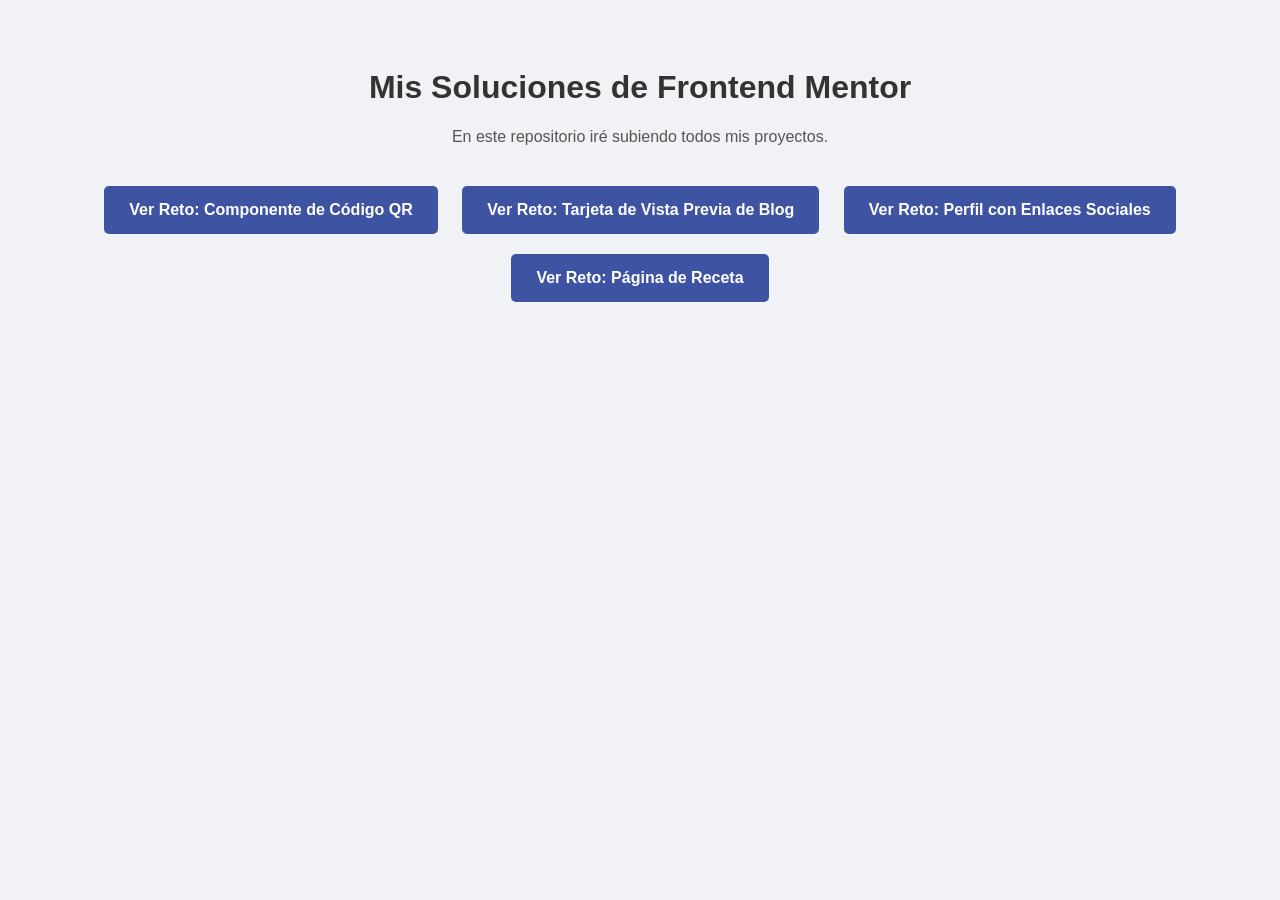
<file: index.html>
<!DOCTYPE html>
<html lang="es">
<head>
    <meta charset="UTF-8">
    <meta name="viewport" content="width=device-width, initial-scale=1.0">
    <title>Mis Retos de Frontend Mentor - Edgardo Guerrero</title>
    <style>
        body { 
            font-family: sans-serif; 
            padding: 40px; 
            background: #f0f2f5; 
            text-align: center; 
        }
        h1 { 
            color: #333; 
        }
        p {
            color: #555;
            margin-bottom: 30px;
        }
        .challenge-link { 
            display: inline-block; 
            margin: 10px; 
            padding: 15px 25px; 
            background: #3e54a3; 
            color: white; 
            text-decoration: none; 
            border-radius: 5px; 
            font-weight: bold; 
        }
        .challenge-link:hover {
            background: #2e3f7a;
        }
    </style>
</head>
<body>
    <h1>Mis Soluciones de Frontend Mentor</h1>
    <p>En este repositorio iré subiendo todos mis proyectos.</p>
    
    <a class="challenge-link" href="./qr-code-component-main/index.html">Ver Reto: Componente de Código QR</a>
    <a class="challenge-link" href="./blog-preview-card-main/index.html">Ver Reto: Tarjeta de Vista Previa de Blog</a>
    <a class="challenge-link" href="./social-links-profile-main/index.html">Ver Reto: Perfil con Enlaces Sociales</a>
    <a class="challenge-link" href="./recipe-page-main/index.html">Ver Reto: Página de Receta</a>
</body>
</html>
</file>
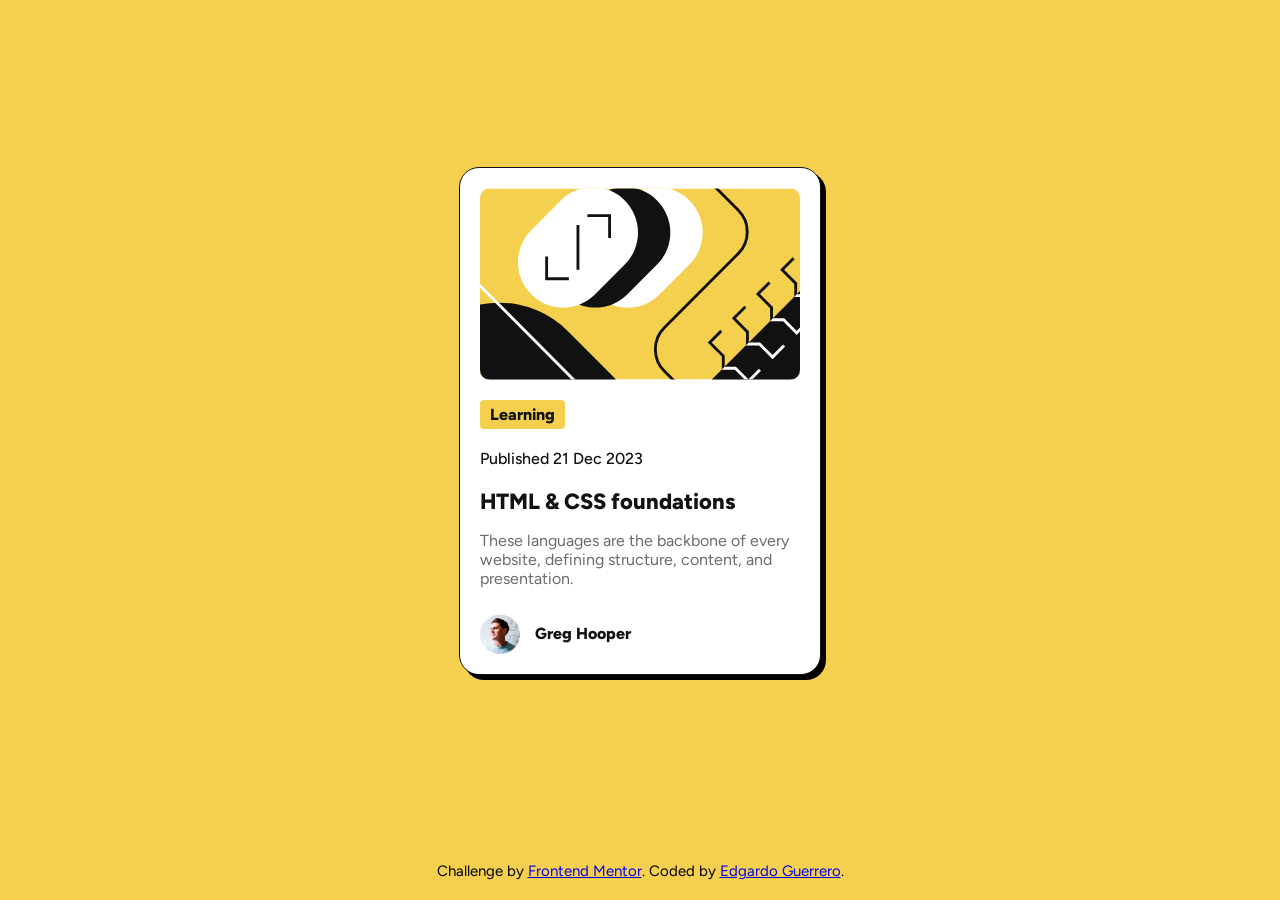
<file: blog-preview-card-main/index.html>
<!doctype html>
<html lang="en">
  <head>
    <meta charset="UTF-8" />
    <meta name="viewport" content="width=device-width, initial-scale=1.0" />

    <link rel="preconnect" href="https://fonts.googleapis.com" />
    <link rel="preconnect" href="https://fonts.gstatic.com" crossorigin />
    <link
      href="https://fonts.googleapis.com/css2?family=Figtree:ital,wght@0,300..900;1,300..900&family=Outfit:wght@100..900&display=swap"
      rel="stylesheet"
    />

    <link
      rel="icon"
      type="image/png"
      sizes="32x32"
      href="./assets/images/favicon-32x32.png"
    />

    <link rel="stylesheet" href="./style.css" />

    <title>Frontend Mentor | Blog preview card</title>
  </head>
  <body>
    <main>
      <article class="article-card">
        <img
          src="./assets/images/illustration-article.svg"
          alt="Html & CSS foundations image"
          class="article-img"
        />

        <span class="article-tag">Learning</span>

        <time datetime="2023-12-21" class="article-publication-date"
          >Published 21 Dec 2023</time
        >

        <h1 class="article-title">
          <a href="#">HTML & CSS foundations</a>
        </h1>

        <p class="article-description">
          These languages are the backbone of every website, defining structure,
          content, and presentation.
        </p>

        <div class="article-author-img-container">
          <img
            src="./assets/images/image-avatar.webp"
            alt="Greg Hooper"
            class="article-author-img"
          />
          <a href="#" class="article-author-link">
            <span class="article-author-name">Greg Hooper</span>
          </a>
        </div>
      </article>
    </main>

    <footer class="attribution">
      Challenge by
      <a
        target="_blank"
        rel="noopener noreferrer"
        href="https://www.frontendmentor.io?ref=challenge"
        >Frontend Mentor</a
      >. Coded by
      <a
        target="_blank"
        rel="noopener noreferrer"
        href="https://github.com/EdgardoGuerrero"
        >Edgardo Guerrero</a
      >.
    </footer>
  </body>
</html>
</file>
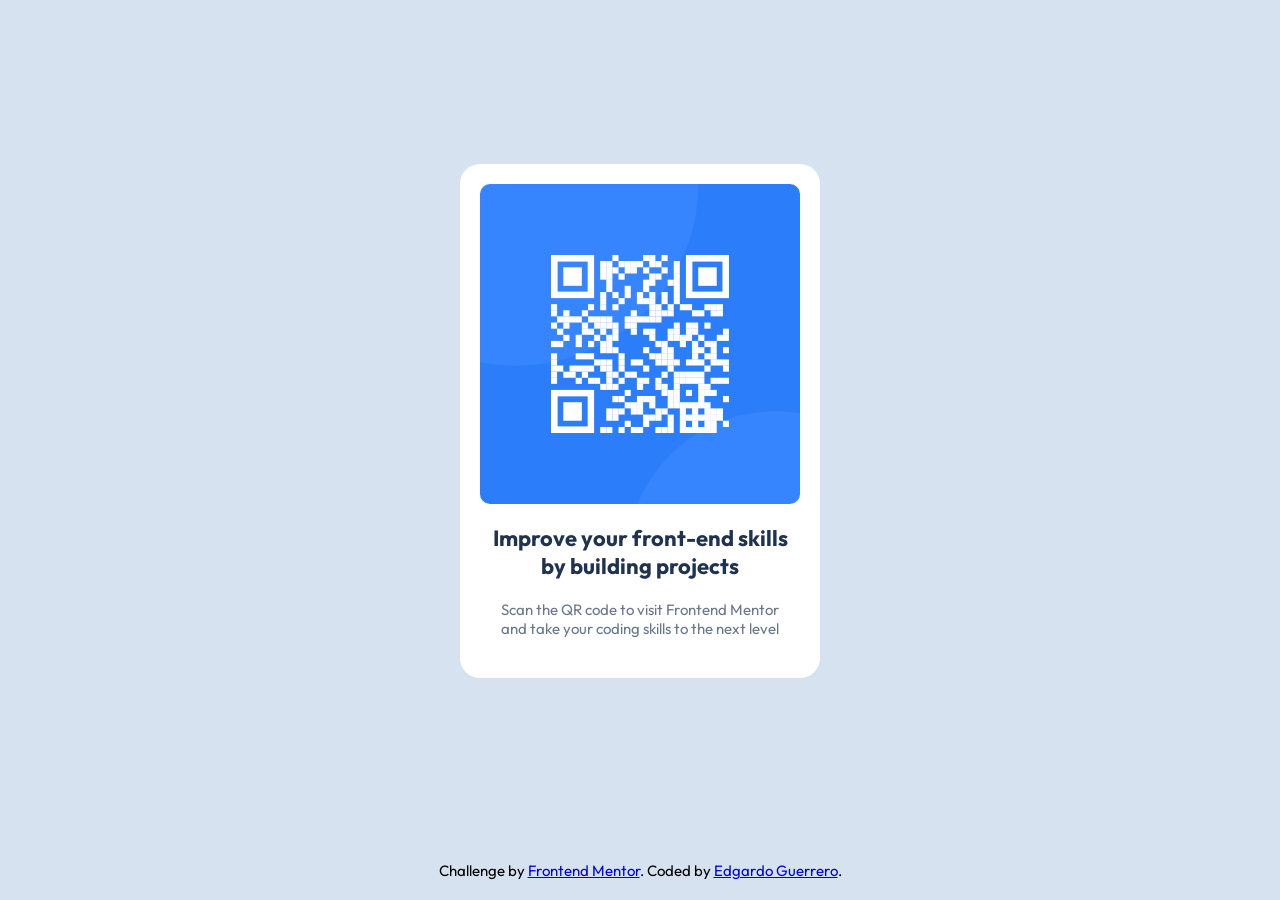
<file: qr-code-component-main/index.html>
<!doctype html>
<html lang="en">
  <head>
    <meta charset="UTF-8" />
    <meta name="viewport" content="width=device-width, initial-scale=1.0" />

    <link
      rel="icon"
      type="image/png"
      sizes="32x32"
      href="./images/favicon-32x32.png"
    />

    <link rel="preconnect" href="https://fonts.googleapis.com" />
    <link rel="preconnect" href="https://fonts.gstatic.com" crossorigin />
    <link
      href="https://fonts.googleapis.com/css2?family=Outfit:wght@100..900&display=swap"
      rel="stylesheet"
    />

    <link rel="stylesheet" href="./style.css" />
    <title>Frontend Mentor | QR code component</title>
  </head>
  <body>
    <main>
      <div class="qr-container">
        <img class="qr-image" src="./images/image-qr-code.png" alt="QR code linking to Frontend Mentor" />
      
        <h1 class="qr-title">
          Improve your front-end skills by building projects
        </h1>
      
        <p class="qr-description">
          Scan the QR code to visit Frontend Mentor and take your coding skills to
          the next level
        </p>
      </div>
    </main>

    <footer class="attribution">
      Challenge by
      <a target="_blank" rel="noopener noreferrer" href="https://www.frontendmentor.io?ref=challenge">Frontend Mentor</a>.
      Coded by
      <a target="_blank" rel="noopener noreferrer" href="https://github.com/EdgardoGuerrero"
        >Edgardo Guerrero</a
      >.
    </footer>
  </body>
</html>
</file>
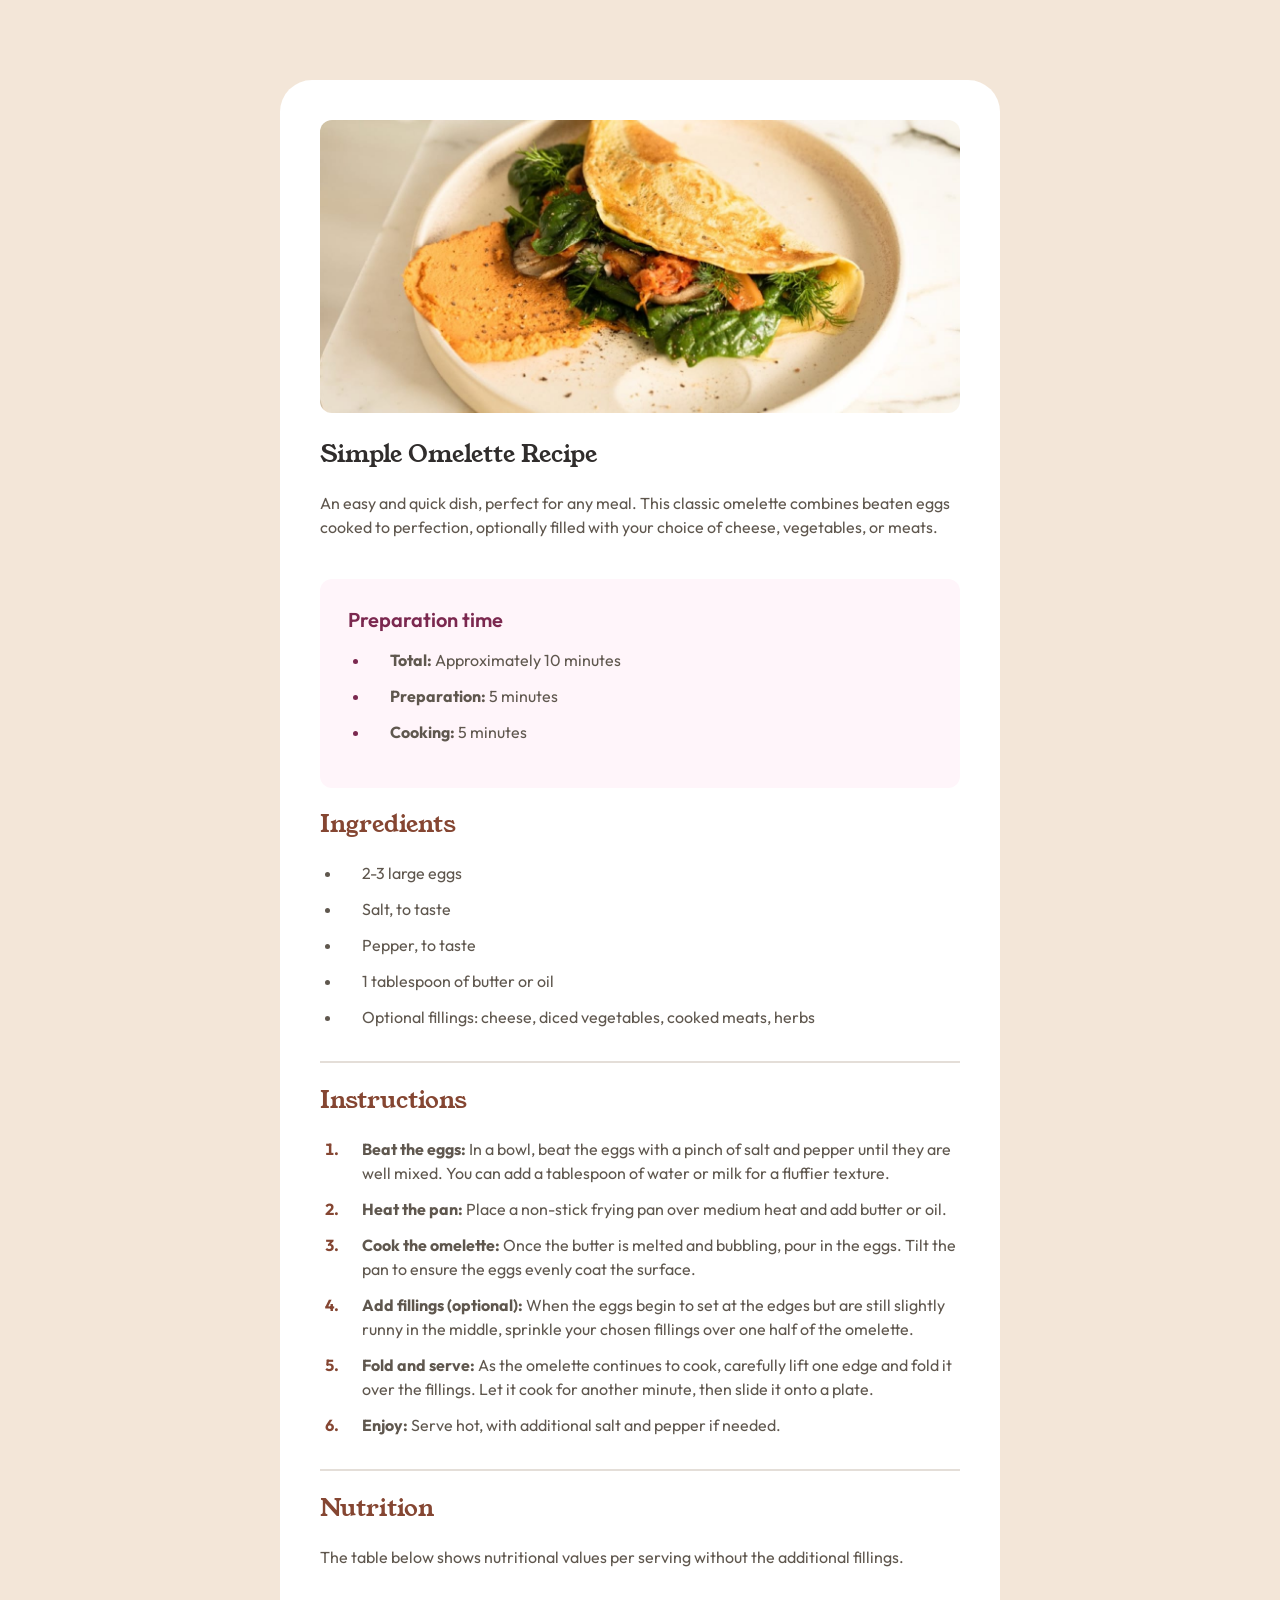
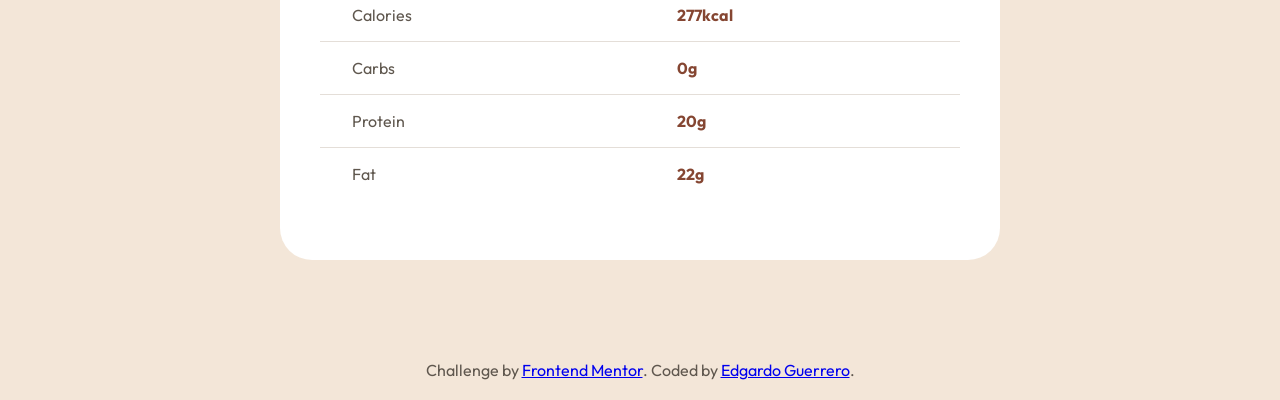
<file: recipe-page-main/index.html>
<!doctype html>
<html lang="en">
  <head>
    <meta charset="UTF-8" />
    <meta name="viewport" content="width=device-width, initial-scale=1.0" />

    <link rel="preconnect" href="https://fonts.googleapis.com" />
    <link rel="preconnect" href="https://fonts.gstatic.com" crossorigin />
    <link
      href="https://fonts.googleapis.com/css2?family=Outfit:wght@100..900&family=Young+Serif&display=swap"
      rel="stylesheet"
    />

    <link
      rel="icon"
      type="image/png"
      sizes="32x32"
      href="./assets/images/favicon-32x32.png"
    />

    <link rel="stylesheet" href="./style.css" />
    <title>Frontend Mentor | Recipe page</title>
  </head>
  <body>
    <main>
      <article class="recipe-container">
        <img
          src="./assets/images/image-omelette.jpeg"
          alt="Omelette"
          class="recipe-image"
        />

        <div class="recipe-content">
          <h1 class="recipe-title">Simple Omelette Recipe</h1>
          
          <p class="recipe-description">
            An easy and quick dish, perfect for any meal. This classic omelette
            combines beaten eggs cooked to perfection, optionally filled with your
            choice of cheese, vegetables, or meats.
          </p>
          
          <div class="recipe-preparation-time">
            <p>Preparation time</p>
            <ul>
              <li><b>Total:</b> Approximately 10 minutes</li>
              <li><b>Preparation:</b> 5 minutes</li>
              <li><b>Cooking:</b> 5 minutes</li>
            </ul>
          </div>
          
          <section class="recipe-ingredients">
            <h2 class="recipe-ingredientes-title">Ingredients</h2>
          
            <ul>
              <li>2-3 large eggs</li>
              <li>Salt, to taste</li>
              <li>Pepper, to taste</li>
              <li>1 tablespoon of butter or oil</li>
              <li>
                Optional fillings: cheese, diced vegetables, cooked meats, herbs
              </li>
            </ul>
          </section>
          
          <hr />
          
          <section class="recipe-instructions">
            <h2 class="recipe-instructions-title">Instructions</h2>
          
            <ol>
              <li>
                <b>Beat the eggs:</b> In a bowl, beat the eggs with a pinch of
                salt and pepper until they are well mixed. You can add a
                tablespoon of water or milk for a fluffier texture.
              </li>
              <li>
                <b>Heat the pan:</b> Place a non-stick frying pan over medium heat
                and add butter or oil.
              </li>
              <li>
                <b>Cook the omelette:</b> Once the butter is melted and bubbling,
                pour in the eggs. Tilt the pan to ensure the eggs evenly coat the
                surface.
              </li>
              <li>
                <b>Add fillings (optional):</b> When the eggs begin to set at the
                edges but are still slightly runny in the middle, sprinkle your
                chosen fillings over one half of the omelette.
              </li>
              <li>
                <b>Fold and serve:</b> As the omelette continues to cook,
                carefully lift one edge and fold it over the fillings. Let it cook
                for another minute, then slide it onto a plate.
              </li>
              <li>
                <b>Enjoy:</b> Serve hot, with additional salt and pepper if
                needed.
              </li>
            </ol>
          </section>
          
          <hr />
          
          <section class="recipe-nutrition">
            <h2 class="recipe-nutrition-title">Nutrition</h2>
          
            <div class="recipe-nutrition-info">
              The table below shows nutritional values per serving without the
              additional fillings.
            </div>
          
            <table class="recipe-nutrition-table">
              <tr>
                <td>Calories</td>
                <td>277kcal</td>
              </tr>
              <tr>
                <td>Carbs</td>
                <td>0g</td>
              </tr>
              <tr>
                <td>Protein</td>
                <td>20g</td>
              </tr>
              <tr>
                <td>Fat</td>
                <td>22g</td>
              </tr>
            </table>
          </section>
        </div>
    </main>

    <footer class="attribution">
      Challenge by
      <a
        target="_blank"
        rel="noopener noreferrer"
        href="https://www.frontendmentor.io?ref=challenge"
        >Frontend Mentor</a
      >. Coded by
      <a
        target="_blank"
        rel="noopener noreferrer"
        href="https://github.com/EdgardoGuerrero"
        >Edgardo Guerrero</a
      >.
    </footer>
  </body>
</html>
</file>
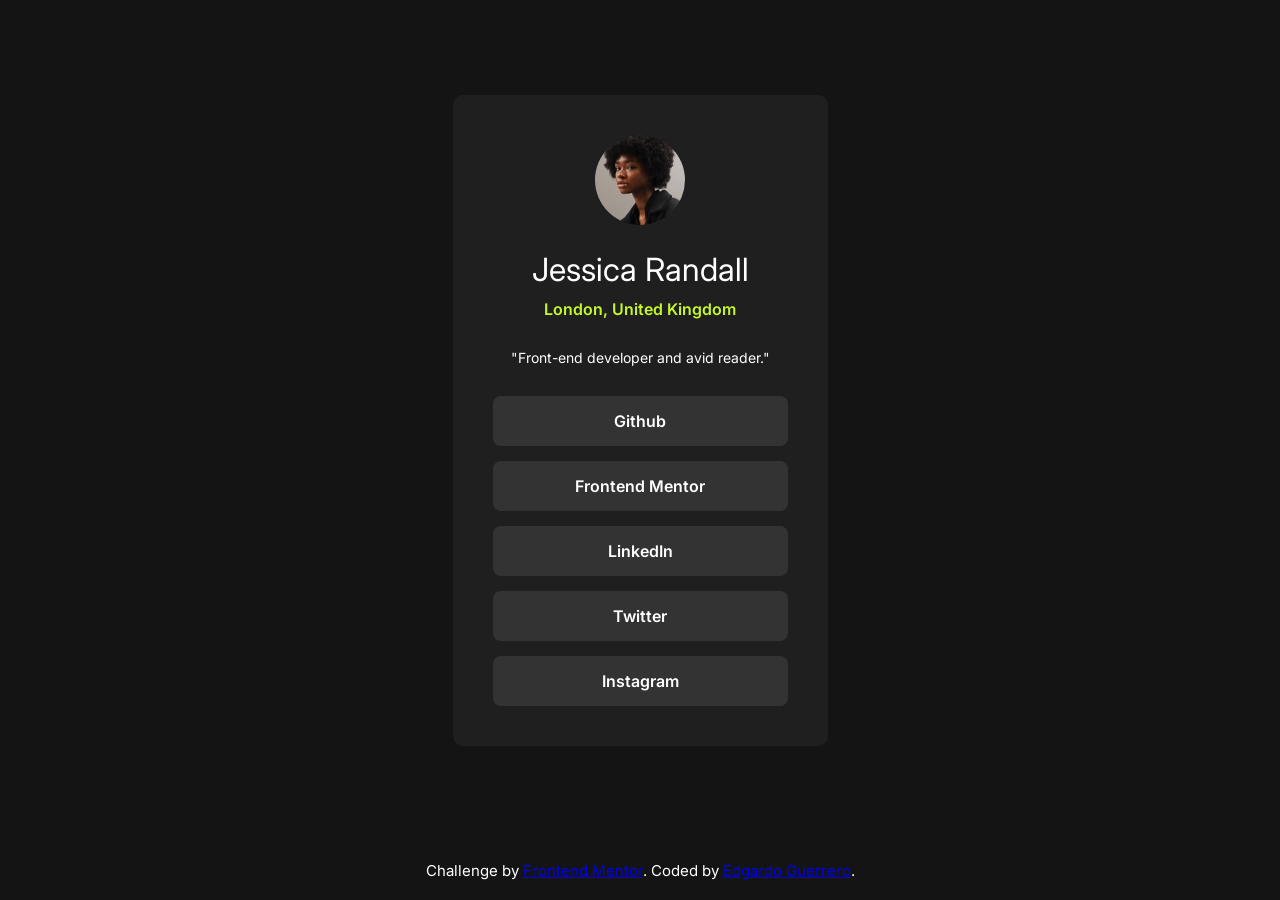
<file: social-links-profile-main/index.html>
<!doctype html>
<html lang="en">
  <head>
    <meta charset="UTF-8" />
    <meta name="viewport" content="width=device-width, initial-scale=1.0" />

    <link rel="preconnect" href="https://fonts.googleapis.com" />
    <link rel="preconnect" href="https://fonts.gstatic.com" crossorigin />
    <link
      href="https://fonts.googleapis.com/css2?family=Inter:ital,opsz,wght@0,14..32,100..900;1,14..32,100..900&display=swap"
      rel="stylesheet"
    />

    <link
      rel="icon"
      type="image/png"
      sizes="32x32"
      href="./assets/images/favicon-32x32.png"
    />

    <link rel="stylesheet" href="./style.css" />
    <title>Frontend Mentor | Social links profile</title>
  </head>
  <body>
    <main>
      <div class="profile-container">
        <img
          src="./assets/images/avatar-jessica.jpeg"
          alt="Jessica Randall"
          class="profile-img"
        />
        <h1 class="profile-name">Jessica Randall</h1>
        <p class="profile-ubication">London, United Kingdom</p>
        <p class="profile-description">
          "Front-end developer and avid reader."
        </p>

        <div class="profile-links">
          <a href="#" class="profile-link">Github</a>
          <a href="#" class="profile-link">Frontend Mentor</a>
          <a href="#" class="profile-link">LinkedIn</a>
          <a href="#" class="profile-link">Twitter</a>
          <a href="#" class="profile-link">Instagram</a>
        </div>
      </div>
    </main>

    <footer class="attribution">
      Challenge by
      <a
        target="_blank"
        rel="noopener noreferrer"
        href="https://www.frontendmentor.io?ref=challenge"
        >Frontend Mentor</a
      >. Coded by
      <a
        target="_blank"
        rel="noopener noreferrer"
        href="https://github.com/EdgardoGuerrero"
        >Edgardo Guerrero</a
      >.
    </footer>
  </body>
</html>
</file>
<file: blog-preview-card-main/style.css>
html {
  font-family: "Figtree", sans-serif;
  box-sizing: border-box;
  font-size: 16px;
}

body {
  background-color: hsl(47, 88%, 63%);
  display: flex;
  flex-direction: column;
  min-height: 100vh;
  margin: 0;
}

main {
  flex: 1;
  display: flex;
  align-items: center;
  justify-content: center;
}

.article-img {
  width: 100%;
  height: auto;
  border-radius: 10px;
}

.article-card {
  display: flex;
  max-width: 320px;
  width: 90%;
  flex-direction: column;
  padding: 20px;
  border-radius: 20px;
  background-color: hsl(0, 0%, 100%);
  border: 1px solid hsl(0, 0%, 7%);
  box-shadow: 5px 5px 0px 0px #000000;
}

.article-tag {
  margin: 20px 0px;
  font-weight: 800;
  color: hsl(0, 0%, 7%);
  background: hsl(47, 88%, 63%);
  border-radius: 4px;
  width: fit-content;
  padding: 5px 10px;
}

.article-publication-date {
  margin: 0px 0px 20px;
  color: hsl(0, 0%, 7%);
  font-weight: 500;
}

.article-title {
  color: hsl(0, 0%, 7%);
  font-weight: 800;
  font-size: 22px;
  margin: 0px;
}

.article-title a {
  color: hsl(0, 0%, 7%);
  text-decoration: none;
}

.article-title a:hover,
.article-title a:focus {
  color: hsl(47, 88%, 63%);
  outline: none;
}

.article-description {
  color: hsl(0, 0%, 42%);
}

.article-author-img-container {
  margin-top: 10px;
  display: flex;
  align-items: center;
  gap: 15px;
}

.article-author-img {
  width: 40px;
  height: 40px;
}

.article-author-name {
  color: hsl(0, 0%, 7%);
  font-weight: 800;
}

.article-author-link {
  text-decoration: none;
}

.article-author-link:hover,
.article-author-link:focus {
  text-decoration: underline;
  color: hsl(0, 0%, 7%);
}

.attribution {
  text-align: center;
  padding: 20px;
  font-size: 15px;
}
</file>
<file: qr-code-component-main/style.css>
html {
  font-family: "Outfit", sans-serif;
  box-sizing: border-box;
}

body {
  background-color: hsl(212, 45%, 89%);
  display: flex;
  flex-direction: column;
  min-height: 100vh;
  margin: 0;
}

main {
  flex: 1;
  display: flex;
  align-items: center;
  justify-content: center;
}

.qr-image {
  width: 100%;
  height: auto;
  border-radius: 10px;
}

.qr-container {
  display: flex;
  max-width: 320px;
  width: 90%;
  flex-direction: column;
  padding: 20px;
  border-radius: 20px;
  background-color: hsl(0, 0%, 100%);
  text-align: center;
}

.qr-title {
  margin: 20px 0px;
  color: hsl(218, 44%, 22%);
  font-weight: 700;
  font-size: 22px;
}

.qr-description {
  margin: 0px 10px 20px;
  color: hsl(216, 15%, 48%);
  font-weight: 400;
  font-size: 15px;
}

.attribution {
  text-align: center;
  padding: 20px;
  font-size: 15px;
}
</file>
<file: recipe-page-main/style.css>
:root {
  --font-young-serif: "Young Serif", serif;
  --font-outfit: "Outfit", sans-serif;
  --bg-body: hsl(30, 54%, 90%);
  --container-bg-color: hsl(0, 0%, 100%);
  --bg-preparation-time: hsl(330, 100%, 98%);
  --text-color-primary: hsl(24, 5%, 18%);
  --text-color-secondary: hsl(30, 10%, 34%);
  --text-color-prep-time: hsl(332, 51%, 32%);
  --text-color-subtitle: hsl(14, 45%, 36%);
  --hr-color: hsl(30, 18%, 87%);
}

html {
  font-size: 1rem;
}

body {
  background-color: var(--bg-body);
  display: flex;
  flex-direction: column;
  min-height: 100vh;
  margin: 0;
}

main {
  flex: 1;
  display: flex;
  justify-content: center;
  align-items: center;
}

h1 {
  color: var(--text-color-primary);
  font-weight: 400;
}

h2 {
  font-family: var(--font-young-serif);
  font-weight: 400;
  color: var(--text-color-subtitle);
}

ul,
ol {
  padding-inline-start: 1.4rem;
  line-height: 1.5;
}

li {
  padding-inline-start: 1.25rem;
  margin-block-end: 0.75rem;
}

hr {
  border: 0.05rem solid var(--hr-color);
}

.recipe-container {
  margin: 5rem 0;
  font-family: var(--font-outfit);
  font-weight: 400;
  max-width: 40rem;
  background-color: var(--container-bg-color);
  color: var(--text-color-secondary);
  border-radius: 2rem;
  padding: 2.5rem;
}

.recipe-image {
  width: 100%;
  height: auto;
  border-radius: 0.75rem;
}

.recipe-title {
  font-family: var(--font-young-serif);
  font-weight: 400;
}

.recipe-description {
  margin: 1.25rem 0 2.5rem;
  line-height: 1.5rem;
}

.recipe-preparation-time {
  background-color: var(--bg-preparation-time);
  border-radius: 0.75rem;
  margin-top: 1.25rem;
  padding: 1.75rem;
}

.recipe-preparation-time p {
  margin: 0;
  color: var(--text-color-prep-time);
  font-weight: 600;
  font-size: 1.25rem;
}

.recipe-preparation-time li::marker {
  color: var(--text-color-prep-time);
}

.recipe-ingredients,
.recipe-instructions {
  margin-bottom: 2rem;
}

.recipe-instructions li::marker {
  color: var(--text-color-subtitle);
  font-weight: 700;
}

.recipe-nutrition-info {
  margin: 1.25rem 0;
  line-height: 1.5rem;
}

.recipe-nutrition-table {
  width: 100%;
  border-collapse: collapse;
  margin-bottom: 1.25rem;
}

.recipe-nutrition-table td {
  border-bottom: 0.1rem solid var(--hr-color);
  padding: 1rem 2rem;
}

.recipe-nutrition-table td:last-child {
  color: var(--text-color-subtitle);
  font-weight: 700;
}

.recipe-nutrition-table tr:last-child td {
  border-bottom: none;
}

.attribution {
  font-family: var(--font-outfit);
  color: var(--text-color-secondary);
  text-align: center;
  padding: 1.25rem;
  font-size: 1rem;
}

@media (max-width: 768px) {
  main {
    align-items: flex-start;
  }
  
  .recipe-container {
    max-width: 100%;
    border-radius: 0;
    margin: 0;
    padding: 0;
  }

  .recipe-content {
    padding: 0 2rem;
  }

  .recipe-image {
    border-radius: 0;
  }
}
</file>
<file: social-links-profile-main/style.css>
:root {
  --body-bg-color: hsl(0, 0%, 8%);
  --container-bg-color: hsl(0, 0%, 12%);
  --link-bg-color: hsl(0, 0%, 20%);
  --text-color: hsl(0, 0%, 100%);
  --accent-color: hsl(75, 94%, 57%);
  --font-family: "Inter", sans-serif;
}

*,
*::before,
*::after {
  box-sizing: border-box;
}

html {
  font-family: var(--font-family);
}

body {
  background-color: var(--body-bg-color);
  display: flex;
  flex-direction: column;
  min-height: 100vh;
  margin: 0;
}

main {
  flex: 1;
  display: flex;
  align-items: center;
  justify-content: center;
}

.profile-container {
  width: 90%;
  max-width: 375px;
  text-align: center;
  background-color: var(--container-bg-color);
  color: var(--text-color);
  border-radius: 10px;
  padding: 40px;
}

.profile-img {
  width: 100%;
  max-width: 90px;
  height: auto;
  border-radius: 50%;
}

.profile-name {
  font-weight: 400;
  margin-bottom: 0px;
}

.profile-ubication {
  color: var(--accent-color);
  font-weight: 600;
  margin: 10px 0 30px;
}

.profile-description {
  color: var(--text-color);
  font-size: 14px;
  font-weight: 400;
  margin-bottom: 30px;
}

.profile-links {
  margin-top: 20px;
  display: flex;
  flex-direction: column;
  gap: 15px;
}

.profile-link {
  background: var(--link-bg-color);
  padding: 15px;
  border-radius: 8px;
  color: var(--text-color);
  text-decoration: none;
  font-weight: 600;
}

.profile-link:hover {
  background: var(--accent-color);
  color: var(--container-bg-color);
}

.attribution {
  color: var(--text-color);
  text-align: center;
  padding: 20px;
  font-size: 15px;
}
</file>
